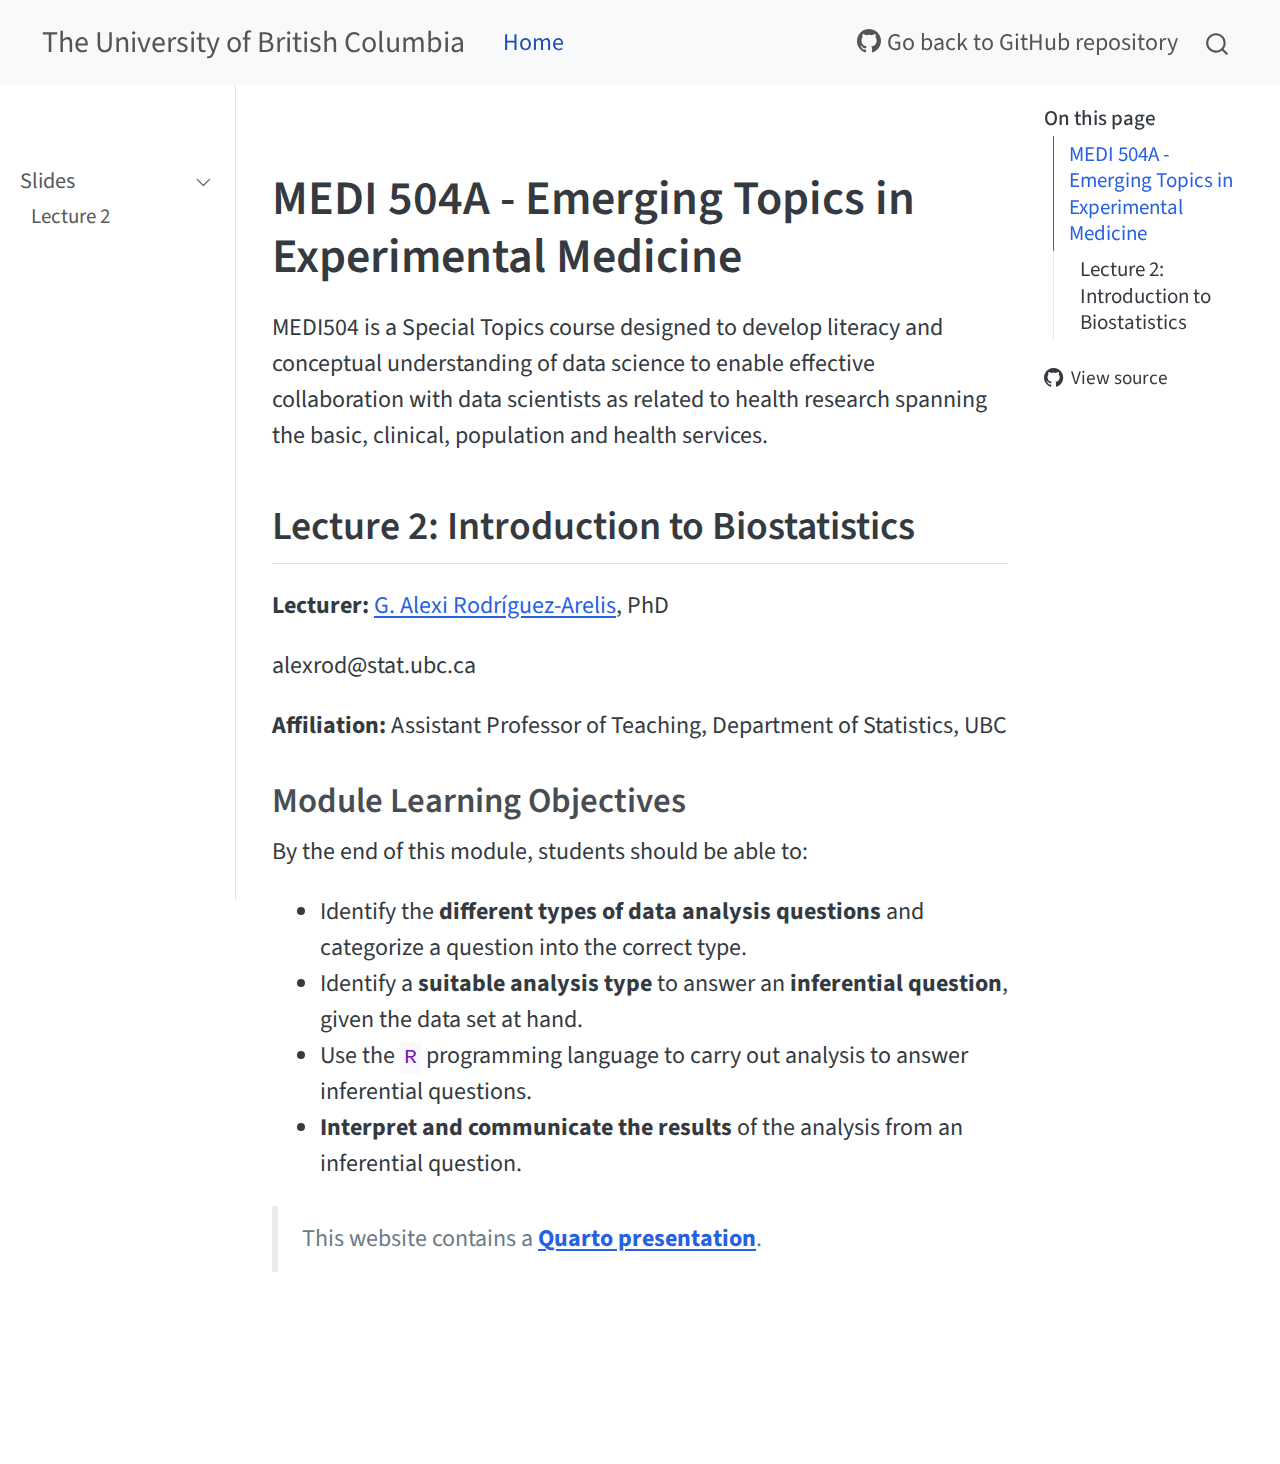
<file: docs/index.html>
<!DOCTYPE html>
<html xmlns="http://www.w3.org/1999/xhtml" lang="en" xml:lang="en"><head>

<meta charset="utf-8">
<meta name="generator" content="quarto-1.5.53">

<meta name="viewport" content="width=device-width, initial-scale=1.0, user-scalable=yes">


<title>The University of British Columbia</title>
<style>
code{white-space: pre-wrap;}
span.smallcaps{font-variant: small-caps;}
div.columns{display: flex; gap: min(4vw, 1.5em);}
div.column{flex: auto; overflow-x: auto;}
div.hanging-indent{margin-left: 1.5em; text-indent: -1.5em;}
ul.task-list{list-style: none;}
ul.task-list li input[type="checkbox"] {
  width: 0.8em;
  margin: 0 0.8em 0.2em -1em; /* quarto-specific, see https://github.com/quarto-dev/quarto-cli/issues/4556 */ 
  vertical-align: middle;
}
</style>


<script src="site_libs/quarto-nav/quarto-nav.js"></script>
<script src="site_libs/quarto-nav/headroom.min.js"></script>
<script src="site_libs/clipboard/clipboard.min.js"></script>
<script src="site_libs/quarto-search/autocomplete.umd.js"></script>
<script src="site_libs/quarto-search/fuse.min.js"></script>
<script src="site_libs/quarto-search/quarto-search.js"></script>
<meta name="quarto:offset" content="./">
<script src="site_libs/quarto-html/quarto.js"></script>
<script src="site_libs/quarto-html/popper.min.js"></script>
<script src="site_libs/quarto-html/tippy.umd.min.js"></script>
<script src="site_libs/quarto-html/anchor.min.js"></script>
<link href="site_libs/quarto-html/tippy.css" rel="stylesheet">
<link href="site_libs/quarto-html/quarto-syntax-highlighting.css" rel="stylesheet" id="quarto-text-highlighting-styles">
<script src="site_libs/bootstrap/bootstrap.min.js"></script>
<link href="site_libs/bootstrap/bootstrap-icons.css" rel="stylesheet">
<link href="site_libs/bootstrap/bootstrap.min.css" rel="stylesheet" id="quarto-bootstrap" data-mode="light">
<script id="quarto-search-options" type="application/json">{
  "location": "navbar",
  "copy-button": false,
  "collapse-after": 3,
  "panel-placement": "end",
  "type": "overlay",
  "limit": 50,
  "keyboard-shortcut": [
    "f",
    "/",
    "s"
  ],
  "show-item-context": false,
  "language": {
    "search-no-results-text": "No results",
    "search-matching-documents-text": "matching documents",
    "search-copy-link-title": "Copy link to search",
    "search-hide-matches-text": "Hide additional matches",
    "search-more-match-text": "more match in this document",
    "search-more-matches-text": "more matches in this document",
    "search-clear-button-title": "Clear",
    "search-text-placeholder": "",
    "search-detached-cancel-button-title": "Cancel",
    "search-submit-button-title": "Submit",
    "search-label": "Search"
  }
}</script>


<link rel="stylesheet" href="styles.css">
</head>

<body class="nav-sidebar docked nav-fixed">

<div id="quarto-search-results"></div>
  <header id="quarto-header" class="headroom fixed-top">
    <nav class="navbar navbar-expand-lg " data-bs-theme="dark">
      <div class="navbar-container container-fluid">
      <div class="navbar-brand-container mx-auto">
    <a class="navbar-brand" href="./index.html">
    <span class="navbar-title">The University of British Columbia</span>
    </a>
  </div>
            <div id="quarto-search" class="" title="Search"></div>
          <button class="navbar-toggler" type="button" data-bs-toggle="collapse" data-bs-target="#navbarCollapse" aria-controls="navbarCollapse" role="menu" aria-expanded="false" aria-label="Toggle navigation" onclick="if (window.quartoToggleHeadroom) { window.quartoToggleHeadroom(); }">
  <span class="navbar-toggler-icon"></span>
</button>
          <div class="collapse navbar-collapse" id="navbarCollapse">
            <ul class="navbar-nav navbar-nav-scroll me-auto">
  <li class="nav-item">
    <a class="nav-link active" href="./index.html" aria-current="page"> 
<span class="menu-text">Home</span></a>
  </li>  
</ul>
            <ul class="navbar-nav navbar-nav-scroll ms-auto">
  <li class="nav-item">
    <a class="nav-link" href="https://github.com/alexrod61/MEDI504-basic-biostats-2024"> <i class="bi bi-github" role="img" aria-label="GitHub">
</i> 
<span class="menu-text">Go back to GitHub repository</span></a>
  </li>  
</ul>
          </div> <!-- /navcollapse -->
            <div class="quarto-navbar-tools">
</div>
      </div> <!-- /container-fluid -->
    </nav>
  <nav class="quarto-secondary-nav">
    <div class="container-fluid d-flex">
      <button type="button" class="quarto-btn-toggle btn" data-bs-toggle="collapse" role="button" data-bs-target=".quarto-sidebar-collapse-item" aria-controls="quarto-sidebar" aria-expanded="false" aria-label="Toggle sidebar navigation" onclick="if (window.quartoToggleHeadroom) { window.quartoToggleHeadroom(); }">
        <i class="bi bi-layout-text-sidebar-reverse"></i>
      </button>
        <nav class="quarto-page-breadcrumbs" aria-label="breadcrumb"><ol class="breadcrumb"></ol></nav>
        <a class="flex-grow-1" role="navigation" data-bs-toggle="collapse" data-bs-target=".quarto-sidebar-collapse-item" aria-controls="quarto-sidebar" aria-expanded="false" aria-label="Toggle sidebar navigation" onclick="if (window.quartoToggleHeadroom) { window.quartoToggleHeadroom(); }">      
        </a>
      <button type="button" class="btn quarto-search-button" aria-label="Search" onclick="window.quartoOpenSearch();">
        <i class="bi bi-search"></i>
      </button>
    </div>
  </nav>
</header>
<!-- content -->
<div id="quarto-content" class="quarto-container page-columns page-rows-contents page-layout-article page-navbar">
<!-- sidebar -->
  <nav id="quarto-sidebar" class="sidebar collapse collapse-horizontal quarto-sidebar-collapse-item sidebar-navigation docked overflow-auto">
        <div class="mt-2 flex-shrink-0 align-items-center">
        <div class="sidebar-search">
        <div id="quarto-search" class="" title="Search"></div>
        </div>
        </div>
    <div class="sidebar-menu-container"> 
    <ul class="list-unstyled mt-1">
        <li class="sidebar-item sidebar-item-section">
      <div class="sidebar-item-container"> 
            <a class="sidebar-item-text sidebar-link text-start" data-bs-toggle="collapse" data-bs-target="#quarto-sidebar-section-1" role="navigation" aria-expanded="true">
 <span class="menu-text">Slides</span></a>
          <a class="sidebar-item-toggle text-start" data-bs-toggle="collapse" data-bs-target="#quarto-sidebar-section-1" role="navigation" aria-expanded="true" aria-label="Toggle section">
            <i class="bi bi-chevron-right ms-2"></i>
          </a> 
      </div>
      <ul id="quarto-sidebar-section-1" class="collapse list-unstyled sidebar-section depth1 show">  
          <li class="sidebar-item">
  <div class="sidebar-item-container"> 
  <a href="./slides/MEDI504-basic-biostats-2025.html" class="sidebar-item-text sidebar-link">
 <span class="menu-text">Lecture 2</span></a>
  </div>
</li>
      </ul>
  </li>
    </ul>
    </div>
</nav>
<div id="quarto-sidebar-glass" class="quarto-sidebar-collapse-item" data-bs-toggle="collapse" data-bs-target=".quarto-sidebar-collapse-item"></div>
<!-- margin-sidebar -->
    <div id="quarto-margin-sidebar" class="sidebar margin-sidebar">
        <nav id="TOC" role="doc-toc" class="toc-active">
    <h2 id="toc-title">On this page</h2>
   
  <ul>
  <li><a href="#medi-504a---emerging-topics-in-experimental-medicine" id="toc-medi-504a---emerging-topics-in-experimental-medicine" class="nav-link active" data-scroll-target="#medi-504a---emerging-topics-in-experimental-medicine">MEDI 504A - Emerging Topics in Experimental Medicine</a>
  <ul class="collapse">
  <li><a href="#lecture-2-introduction-to-biostatistics" id="toc-lecture-2-introduction-to-biostatistics" class="nav-link" data-scroll-target="#lecture-2-introduction-to-biostatistics">Lecture 2: Introduction to Biostatistics</a>
  <ul class="collapse">
  <li><a href="#module-learning-objectives" id="toc-module-learning-objectives" class="nav-link" data-scroll-target="#module-learning-objectives">Module Learning Objectives</a></li>
  </ul></li>
  </ul></li>
  </ul>
<div class="toc-actions"><ul><li><a href="https://github.com/alexrod61/MEDI504-basic-biostats-2024/blob/main/index.qmd" class="toc-action"><i class="bi bi-github"></i>View source</a></li></ul></div></nav>
    </div>
<!-- main -->
<main class="content" id="quarto-document-content">




<section id="medi-504a---emerging-topics-in-experimental-medicine" class="level1">
<h1>MEDI 504A - Emerging Topics in Experimental Medicine</h1>
<p>MEDI504 is a Special Topics course designed to develop literacy and conceptual understanding of data science to enable effective collaboration with data scientists as related to health research spanning the basic, clinical, population and health services.</p>
<section id="lecture-2-introduction-to-biostatistics" class="level2">
<h2 class="anchored" data-anchor-id="lecture-2-introduction-to-biostatistics">Lecture 2: Introduction to Biostatistics</h2>
<p><strong>Lecturer:</strong> <a href="https://alexrod.netlify.app">G. Alexi Rodríguez-Arelis</a>, PhD</p>
<p>alexrod@stat.ubc.ca</p>
<p><strong>Affiliation:</strong> Assistant Professor of Teaching, Department of Statistics, UBC</p>
<section id="module-learning-objectives" class="level3">
<h3 class="anchored" data-anchor-id="module-learning-objectives">Module Learning Objectives</h3>
<p>By the end of this module, students should be able to:</p>
<ul>
<li>Identify the <strong>different types of data analysis questions</strong> and categorize a question into the correct type.</li>
<li>Identify a <strong>suitable analysis type</strong> to answer an <strong>inferential question</strong>, given the data set at hand.</li>
<li>Use the <code>R</code> programming language to carry out analysis to answer inferential questions.</li>
<li><strong>Interpret and communicate the results</strong> of the analysis from an inferential question.</li>
</ul>
<blockquote class="blockquote">
<p>This website contains a <a href="https://alexrod61.github.io/MEDI504-basic-biostats-2025/slides/MEDI504-basic-biostats-2024.html#/title-slide"><strong>Quarto presentation</strong></a>.</p>
</blockquote>


</section>
</section>
</section>

</main> <!-- /main -->
<script id="quarto-html-after-body" type="application/javascript">
window.document.addEventListener("DOMContentLoaded", function (event) {
  const toggleBodyColorMode = (bsSheetEl) => {
    const mode = bsSheetEl.getAttribute("data-mode");
    const bodyEl = window.document.querySelector("body");
    if (mode === "dark") {
      bodyEl.classList.add("quarto-dark");
      bodyEl.classList.remove("quarto-light");
    } else {
      bodyEl.classList.add("quarto-light");
      bodyEl.classList.remove("quarto-dark");
    }
  }
  const toggleBodyColorPrimary = () => {
    const bsSheetEl = window.document.querySelector("link#quarto-bootstrap");
    if (bsSheetEl) {
      toggleBodyColorMode(bsSheetEl);
    }
  }
  toggleBodyColorPrimary();  
  const icon = "";
  const anchorJS = new window.AnchorJS();
  anchorJS.options = {
    placement: 'right',
    icon: icon
  };
  anchorJS.add('.anchored');
  const isCodeAnnotation = (el) => {
    for (const clz of el.classList) {
      if (clz.startsWith('code-annotation-')) {                     
        return true;
      }
    }
    return false;
  }
  const onCopySuccess = function(e) {
    // button target
    const button = e.trigger;
    // don't keep focus
    button.blur();
    // flash "checked"
    button.classList.add('code-copy-button-checked');
    var currentTitle = button.getAttribute("title");
    button.setAttribute("title", "Copied!");
    let tooltip;
    if (window.bootstrap) {
      button.setAttribute("data-bs-toggle", "tooltip");
      button.setAttribute("data-bs-placement", "left");
      button.setAttribute("data-bs-title", "Copied!");
      tooltip = new bootstrap.Tooltip(button, 
        { trigger: "manual", 
          customClass: "code-copy-button-tooltip",
          offset: [0, -8]});
      tooltip.show();    
    }
    setTimeout(function() {
      if (tooltip) {
        tooltip.hide();
        button.removeAttribute("data-bs-title");
        button.removeAttribute("data-bs-toggle");
        button.removeAttribute("data-bs-placement");
      }
      button.setAttribute("title", currentTitle);
      button.classList.remove('code-copy-button-checked');
    }, 1000);
    // clear code selection
    e.clearSelection();
  }
  const getTextToCopy = function(trigger) {
      const codeEl = trigger.previousElementSibling.cloneNode(true);
      for (const childEl of codeEl.children) {
        if (isCodeAnnotation(childEl)) {
          childEl.remove();
        }
      }
      return codeEl.innerText;
  }
  const clipboard = new window.ClipboardJS('.code-copy-button:not([data-in-quarto-modal])', {
    text: getTextToCopy
  });
  clipboard.on('success', onCopySuccess);
  if (window.document.getElementById('quarto-embedded-source-code-modal')) {
    // For code content inside modals, clipBoardJS needs to be initialized with a container option
    // TODO: Check when it could be a function (https://github.com/zenorocha/clipboard.js/issues/860)
    const clipboardModal = new window.ClipboardJS('.code-copy-button[data-in-quarto-modal]', {
      text: getTextToCopy,
      container: window.document.getElementById('quarto-embedded-source-code-modal')
    });
    clipboardModal.on('success', onCopySuccess);
  }
    var localhostRegex = new RegExp(/^(?:http|https):\/\/localhost\:?[0-9]*\//);
    var mailtoRegex = new RegExp(/^mailto:/);
      var filterRegex = new RegExp('/' + window.location.host + '/');
    var isInternal = (href) => {
        return filterRegex.test(href) || localhostRegex.test(href) || mailtoRegex.test(href);
    }
    // Inspect non-navigation links and adorn them if external
 	var links = window.document.querySelectorAll('a[href]:not(.nav-link):not(.navbar-brand):not(.toc-action):not(.sidebar-link):not(.sidebar-item-toggle):not(.pagination-link):not(.no-external):not([aria-hidden]):not(.dropdown-item):not(.quarto-navigation-tool):not(.about-link)');
    for (var i=0; i<links.length; i++) {
      const link = links[i];
      if (!isInternal(link.href)) {
        // undo the damage that might have been done by quarto-nav.js in the case of
        // links that we want to consider external
        if (link.dataset.originalHref !== undefined) {
          link.href = link.dataset.originalHref;
        }
      }
    }
  function tippyHover(el, contentFn, onTriggerFn, onUntriggerFn) {
    const config = {
      allowHTML: true,
      maxWidth: 500,
      delay: 100,
      arrow: false,
      appendTo: function(el) {
          return el.parentElement;
      },
      interactive: true,
      interactiveBorder: 10,
      theme: 'quarto',
      placement: 'bottom-start',
    };
    if (contentFn) {
      config.content = contentFn;
    }
    if (onTriggerFn) {
      config.onTrigger = onTriggerFn;
    }
    if (onUntriggerFn) {
      config.onUntrigger = onUntriggerFn;
    }
    window.tippy(el, config); 
  }
  const noterefs = window.document.querySelectorAll('a[role="doc-noteref"]');
  for (var i=0; i<noterefs.length; i++) {
    const ref = noterefs[i];
    tippyHover(ref, function() {
      // use id or data attribute instead here
      let href = ref.getAttribute('data-footnote-href') || ref.getAttribute('href');
      try { href = new URL(href).hash; } catch {}
      const id = href.replace(/^#\/?/, "");
      const note = window.document.getElementById(id);
      if (note) {
        return note.innerHTML;
      } else {
        return "";
      }
    });
  }
  const xrefs = window.document.querySelectorAll('a.quarto-xref');
  const processXRef = (id, note) => {
    // Strip column container classes
    const stripColumnClz = (el) => {
      el.classList.remove("page-full", "page-columns");
      if (el.children) {
        for (const child of el.children) {
          stripColumnClz(child);
        }
      }
    }
    stripColumnClz(note)
    if (id === null || id.startsWith('sec-')) {
      // Special case sections, only their first couple elements
      const container = document.createElement("div");
      if (note.children && note.children.length > 2) {
        container.appendChild(note.children[0].cloneNode(true));
        for (let i = 1; i < note.children.length; i++) {
          const child = note.children[i];
          if (child.tagName === "P" && child.innerText === "") {
            continue;
          } else {
            container.appendChild(child.cloneNode(true));
            break;
          }
        }
        if (window.Quarto?.typesetMath) {
          window.Quarto.typesetMath(container);
        }
        return container.innerHTML
      } else {
        if (window.Quarto?.typesetMath) {
          window.Quarto.typesetMath(note);
        }
        return note.innerHTML;
      }
    } else {
      // Remove any anchor links if they are present
      const anchorLink = note.querySelector('a.anchorjs-link');
      if (anchorLink) {
        anchorLink.remove();
      }
      if (window.Quarto?.typesetMath) {
        window.Quarto.typesetMath(note);
      }
      // TODO in 1.5, we should make sure this works without a callout special case
      if (note.classList.contains("callout")) {
        return note.outerHTML;
      } else {
        return note.innerHTML;
      }
    }
  }
  for (var i=0; i<xrefs.length; i++) {
    const xref = xrefs[i];
    tippyHover(xref, undefined, function(instance) {
      instance.disable();
      let url = xref.getAttribute('href');
      let hash = undefined; 
      if (url.startsWith('#')) {
        hash = url;
      } else {
        try { hash = new URL(url).hash; } catch {}
      }
      if (hash) {
        const id = hash.replace(/^#\/?/, "");
        const note = window.document.getElementById(id);
        if (note !== null) {
          try {
            const html = processXRef(id, note.cloneNode(true));
            instance.setContent(html);
          } finally {
            instance.enable();
            instance.show();
          }
        } else {
          // See if we can fetch this
          fetch(url.split('#')[0])
          .then(res => res.text())
          .then(html => {
            const parser = new DOMParser();
            const htmlDoc = parser.parseFromString(html, "text/html");
            const note = htmlDoc.getElementById(id);
            if (note !== null) {
              const html = processXRef(id, note);
              instance.setContent(html);
            } 
          }).finally(() => {
            instance.enable();
            instance.show();
          });
        }
      } else {
        // See if we can fetch a full url (with no hash to target)
        // This is a special case and we should probably do some content thinning / targeting
        fetch(url)
        .then(res => res.text())
        .then(html => {
          const parser = new DOMParser();
          const htmlDoc = parser.parseFromString(html, "text/html");
          const note = htmlDoc.querySelector('main.content');
          if (note !== null) {
            // This should only happen for chapter cross references
            // (since there is no id in the URL)
            // remove the first header
            if (note.children.length > 0 && note.children[0].tagName === "HEADER") {
              note.children[0].remove();
            }
            const html = processXRef(null, note);
            instance.setContent(html);
          } 
        }).finally(() => {
          instance.enable();
          instance.show();
        });
      }
    }, function(instance) {
    });
  }
      let selectedAnnoteEl;
      const selectorForAnnotation = ( cell, annotation) => {
        let cellAttr = 'data-code-cell="' + cell + '"';
        let lineAttr = 'data-code-annotation="' +  annotation + '"';
        const selector = 'span[' + cellAttr + '][' + lineAttr + ']';
        return selector;
      }
      const selectCodeLines = (annoteEl) => {
        const doc = window.document;
        const targetCell = annoteEl.getAttribute("data-target-cell");
        const targetAnnotation = annoteEl.getAttribute("data-target-annotation");
        const annoteSpan = window.document.querySelector(selectorForAnnotation(targetCell, targetAnnotation));
        const lines = annoteSpan.getAttribute("data-code-lines").split(",");
        const lineIds = lines.map((line) => {
          return targetCell + "-" + line;
        })
        let top = null;
        let height = null;
        let parent = null;
        if (lineIds.length > 0) {
            //compute the position of the single el (top and bottom and make a div)
            const el = window.document.getElementById(lineIds[0]);
            top = el.offsetTop;
            height = el.offsetHeight;
            parent = el.parentElement.parentElement;
          if (lineIds.length > 1) {
            const lastEl = window.document.getElementById(lineIds[lineIds.length - 1]);
            const bottom = lastEl.offsetTop + lastEl.offsetHeight;
            height = bottom - top;
          }
          if (top !== null && height !== null && parent !== null) {
            // cook up a div (if necessary) and position it 
            let div = window.document.getElementById("code-annotation-line-highlight");
            if (div === null) {
              div = window.document.createElement("div");
              div.setAttribute("id", "code-annotation-line-highlight");
              div.style.position = 'absolute';
              parent.appendChild(div);
            }
            div.style.top = top - 2 + "px";
            div.style.height = height + 4 + "px";
            div.style.left = 0;
            let gutterDiv = window.document.getElementById("code-annotation-line-highlight-gutter");
            if (gutterDiv === null) {
              gutterDiv = window.document.createElement("div");
              gutterDiv.setAttribute("id", "code-annotation-line-highlight-gutter");
              gutterDiv.style.position = 'absolute';
              const codeCell = window.document.getElementById(targetCell);
              const gutter = codeCell.querySelector('.code-annotation-gutter');
              gutter.appendChild(gutterDiv);
            }
            gutterDiv.style.top = top - 2 + "px";
            gutterDiv.style.height = height + 4 + "px";
          }
          selectedAnnoteEl = annoteEl;
        }
      };
      const unselectCodeLines = () => {
        const elementsIds = ["code-annotation-line-highlight", "code-annotation-line-highlight-gutter"];
        elementsIds.forEach((elId) => {
          const div = window.document.getElementById(elId);
          if (div) {
            div.remove();
          }
        });
        selectedAnnoteEl = undefined;
      };
        // Handle positioning of the toggle
    window.addEventListener(
      "resize",
      throttle(() => {
        elRect = undefined;
        if (selectedAnnoteEl) {
          selectCodeLines(selectedAnnoteEl);
        }
      }, 10)
    );
    function throttle(fn, ms) {
    let throttle = false;
    let timer;
      return (...args) => {
        if(!throttle) { // first call gets through
            fn.apply(this, args);
            throttle = true;
        } else { // all the others get throttled
            if(timer) clearTimeout(timer); // cancel #2
            timer = setTimeout(() => {
              fn.apply(this, args);
              timer = throttle = false;
            }, ms);
        }
      };
    }
      // Attach click handler to the DT
      const annoteDls = window.document.querySelectorAll('dt[data-target-cell]');
      for (const annoteDlNode of annoteDls) {
        annoteDlNode.addEventListener('click', (event) => {
          const clickedEl = event.target;
          if (clickedEl !== selectedAnnoteEl) {
            unselectCodeLines();
            const activeEl = window.document.querySelector('dt[data-target-cell].code-annotation-active');
            if (activeEl) {
              activeEl.classList.remove('code-annotation-active');
            }
            selectCodeLines(clickedEl);
            clickedEl.classList.add('code-annotation-active');
          } else {
            // Unselect the line
            unselectCodeLines();
            clickedEl.classList.remove('code-annotation-active');
          }
        });
      }
  const findCites = (el) => {
    const parentEl = el.parentElement;
    if (parentEl) {
      const cites = parentEl.dataset.cites;
      if (cites) {
        return {
          el,
          cites: cites.split(' ')
        };
      } else {
        return findCites(el.parentElement)
      }
    } else {
      return undefined;
    }
  };
  var bibliorefs = window.document.querySelectorAll('a[role="doc-biblioref"]');
  for (var i=0; i<bibliorefs.length; i++) {
    const ref = bibliorefs[i];
    const citeInfo = findCites(ref);
    if (citeInfo) {
      tippyHover(citeInfo.el, function() {
        var popup = window.document.createElement('div');
        citeInfo.cites.forEach(function(cite) {
          var citeDiv = window.document.createElement('div');
          citeDiv.classList.add('hanging-indent');
          citeDiv.classList.add('csl-entry');
          var biblioDiv = window.document.getElementById('ref-' + cite);
          if (biblioDiv) {
            citeDiv.innerHTML = biblioDiv.innerHTML;
          }
          popup.appendChild(citeDiv);
        });
        return popup.innerHTML;
      });
    }
  }
});
</script>
</div> <!-- /content -->




<footer class="footer"><div class="nav-footer"><div class="nav-footer-center"><div class="toc-actions d-sm-block d-md-none"><ul><li><a href="https://github.com/alexrod61/MEDI504-basic-biostats-2024/blob/main/index.qmd" class="toc-action"><i class="bi bi-github"></i>View source</a></li></ul></div></div></div></footer></body></html>
</file>
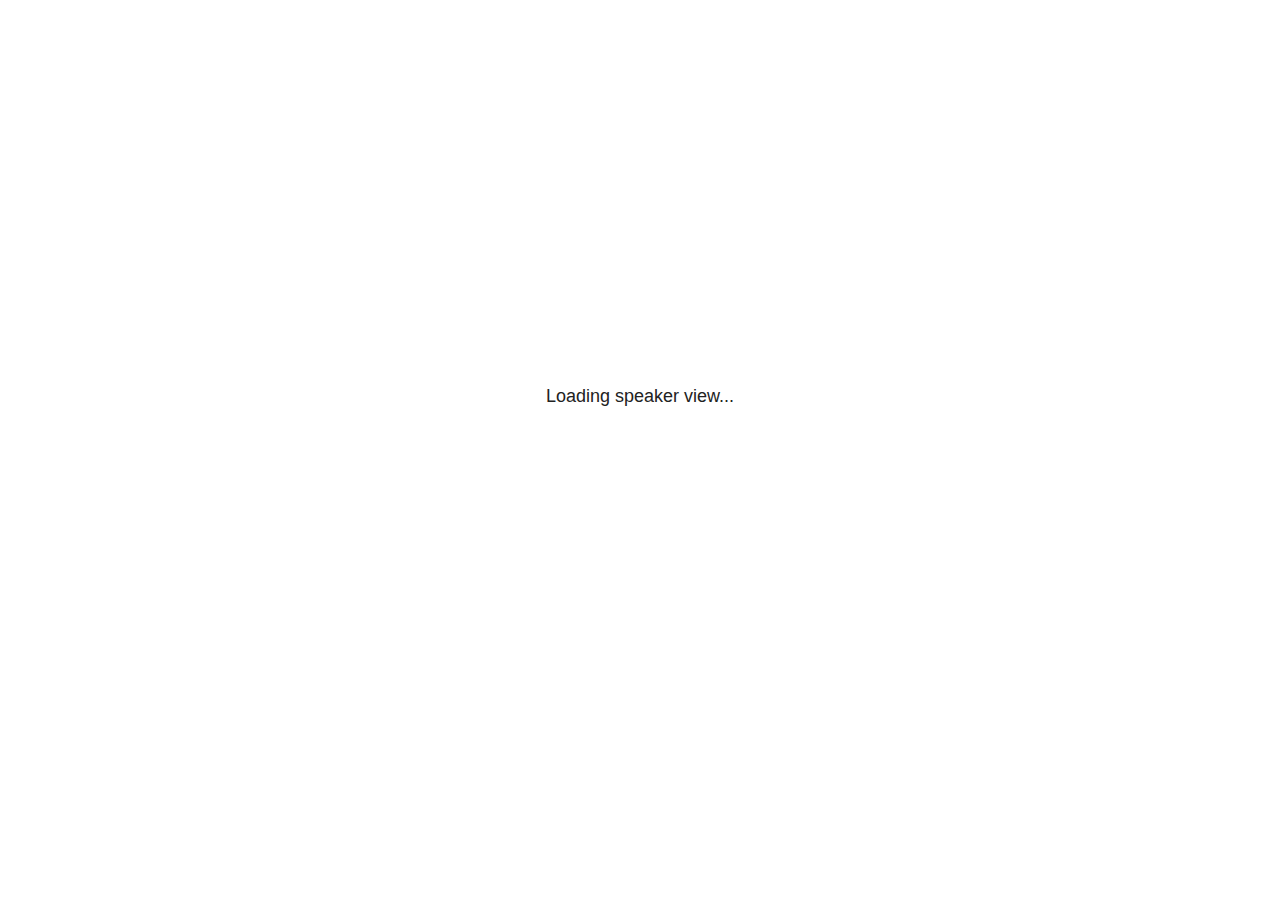
<file: docs/site_libs/revealjs/plugin/notes/speaker-view.html>
<!--
	NOTE: You need to build the notes plugin after making changes to this file.
-->
<html lang="en">
	<head>
		<meta charset="utf-8">

		<title>reveal.js - Speaker View</title>

		<style>
			body {
				font-family: Helvetica;
				font-size: 18px;
			}

			#current-slide,
			#upcoming-slide,
			#speaker-controls {
				padding: 6px;
				box-sizing: border-box;
				-moz-box-sizing: border-box;
			}

			#current-slide iframe,
			#upcoming-slide iframe {
				width: 100%;
				height: 100%;
				border: 1px solid #ddd;
			}

			#current-slide .label,
			#upcoming-slide .label {
				position: absolute;
				top: 10px;
				left: 10px;
				z-index: 2;
			}

			#connection-status {
				position: absolute;
				top: 0;
				left: 0;
				width: 100%;
				height: 100%;
				z-index: 20;
				padding: 30% 20% 20% 20%;
				font-size: 18px;
				color: #222;
				background: #fff;
				text-align: center;
				box-sizing: border-box;
				line-height: 1.4;
			}

			.overlay-element {
				height: 34px;
				line-height: 34px;
				padding: 0 10px;
				text-shadow: none;
				background: rgba( 220, 220, 220, 0.8 );
				color: #222;
				font-size: 14px;
			}

			.overlay-element.interactive:hover {
				background: rgba( 220, 220, 220, 1 );
			}

			#current-slide {
				position: absolute;
				width: 60%;
				height: 100%;
				top: 0;
				left: 0;
				padding-right: 0;
			}

			#upcoming-slide {
				position: absolute;
				width: 40%;
				height: 40%;
				right: 0;
				top: 0;
			}

			/* Speaker controls */
			#speaker-controls {
				position: absolute;
				top: 40%;
				right: 0;
				width: 40%;
				height: 60%;
				overflow: auto;
				font-size: 18px;
			}

				.speaker-controls-time.hidden,
				.speaker-controls-notes.hidden {
					display: none;
				}

				.speaker-controls-time .label,
				.speaker-controls-pace .label,
				.speaker-controls-notes .label {
					text-transform: uppercase;
					font-weight: normal;
					font-size: 0.66em;
					color: #666;
					margin: 0;
				}

				.speaker-controls-time, .speaker-controls-pace {
					border-bottom: 1px solid rgba( 200, 200, 200, 0.5 );
					margin-bottom: 10px;
					padding: 10px 16px;
					padding-bottom: 20px;
					cursor: pointer;
				}

				.speaker-controls-time .reset-button {
					opacity: 0;
					float: right;
					color: #666;
					text-decoration: none;
				}
				.speaker-controls-time:hover .reset-button {
					opacity: 1;
				}

				.speaker-controls-time .timer,
				.speaker-controls-time .clock {
					width: 50%;
				}

				.speaker-controls-time .timer,
				.speaker-controls-time .clock,
				.speaker-controls-time .pacing .hours-value,
				.speaker-controls-time .pacing .minutes-value,
				.speaker-controls-time .pacing .seconds-value {
					font-size: 1.9em;
				}

				.speaker-controls-time .timer {
					float: left;
				}

				.speaker-controls-time .clock {
					float: right;
					text-align: right;
				}

				.speaker-controls-time span.mute {
					opacity: 0.3;
				}

				.speaker-controls-time .pacing-title {
					margin-top: 5px;
				}

				.speaker-controls-time .pacing.ahead {
					color: blue;
				}

				.speaker-controls-time .pacing.on-track {
					color: green;
				}

				.speaker-controls-time .pacing.behind {
					color: red;
				}

				.speaker-controls-notes {
					padding: 10px 16px;
				}

				.speaker-controls-notes .value {
					margin-top: 5px;
					line-height: 1.4;
					font-size: 1.2em;
				}

			/* Layout selector */
			#speaker-layout {
				position: absolute;
				top: 10px;
				right: 10px;
				color: #222;
				z-index: 10;
			}
				#speaker-layout select {
					position: absolute;
					width: 100%;
					height: 100%;
					top: 0;
					left: 0;
					border: 0;
					box-shadow: 0;
					cursor: pointer;
					opacity: 0;

					font-size: 1em;
					background-color: transparent;

					-moz-appearance: none;
					-webkit-appearance: none;
					-webkit-tap-highlight-color: rgba(0, 0, 0, 0);
				}

				#speaker-layout select:focus {
					outline: none;
					box-shadow: none;
				}

			.clear {
				clear: both;
			}

			/* Speaker layout: Wide */
			body[data-speaker-layout="wide"] #current-slide,
			body[data-speaker-layout="wide"] #upcoming-slide {
				width: 50%;
				height: 45%;
				padding: 6px;
			}

			body[data-speaker-layout="wide"] #current-slide {
				top: 0;
				left: 0;
			}

			body[data-speaker-layout="wide"] #upcoming-slide {
				top: 0;
				left: 50%;
			}

			body[data-speaker-layout="wide"] #speaker-controls {
				top: 45%;
				left: 0;
				width: 100%;
				height: 50%;
				font-size: 1.25em;
			}

			/* Speaker layout: Tall */
			body[data-speaker-layout="tall"] #current-slide,
			body[data-speaker-layout="tall"] #upcoming-slide {
				width: 45%;
				height: 50%;
				padding: 6px;
			}

			body[data-speaker-layout="tall"] #current-slide {
				top: 0;
				left: 0;
			}

			body[data-speaker-layout="tall"] #upcoming-slide {
				top: 50%;
				left: 0;
			}

			body[data-speaker-layout="tall"] #speaker-controls {
				padding-top: 40px;
				top: 0;
				left: 45%;
				width: 55%;
				height: 100%;
				font-size: 1.25em;
			}

			/* Speaker layout: Notes only */
			body[data-speaker-layout="notes-only"] #current-slide,
			body[data-speaker-layout="notes-only"] #upcoming-slide {
				display: none;
			}

			body[data-speaker-layout="notes-only"] #speaker-controls {
				padding-top: 40px;
				top: 0;
				left: 0;
				width: 100%;
				height: 100%;
				font-size: 1.25em;
			}

			@media screen and (max-width: 1080px) {
				body[data-speaker-layout="default"] #speaker-controls {
					font-size: 16px;
				}
			}

			@media screen and (max-width: 900px) {
				body[data-speaker-layout="default"] #speaker-controls {
					font-size: 14px;
				}
			}

			@media screen and (max-width: 800px) {
				body[data-speaker-layout="default"] #speaker-controls {
					font-size: 12px;
				}
			}

		</style>
	</head>

	<body>

		<div id="connection-status">Loading speaker view...</div>

		<div id="current-slide"></div>
		<div id="upcoming-slide"><span class="overlay-element label">Upcoming</span></div>
		<div id="speaker-controls">
			<div class="speaker-controls-time">
				<h4 class="label">Time <span class="reset-button">Click to Reset</span></h4>
				<div class="clock">
					<span class="clock-value">0:00 AM</span>
				</div>
				<div class="timer">
					<span class="hours-value">00</span><span class="minutes-value">:00</span><span class="seconds-value">:00</span>
				</div>
				<div class="clear"></div>

				<h4 class="label pacing-title" style="display: none">Pacing – Time to finish current slide</h4>
				<div class="pacing" style="display: none">
					<span class="hours-value">00</span><span class="minutes-value">:00</span><span class="seconds-value">:00</span>
				</div>
			</div>

			<div class="speaker-controls-notes hidden">
				<h4 class="label">Notes</h4>
				<div class="value"></div>
			</div>
		</div>
		<div id="speaker-layout" class="overlay-element interactive">
			<span class="speaker-layout-label"></span>
			<select class="speaker-layout-dropdown"></select>
		</div>

		<script>

			(function() {

				var notes,
					notesValue,
					currentState,
					currentSlide,
					upcomingSlide,
					layoutLabel,
					layoutDropdown,
					pendingCalls = {},
					lastRevealApiCallId = 0,
					connected = false,
					whitelistedWindows = [window.opener];

				var SPEAKER_LAYOUTS = {
					'default': 'Default',
					'wide': 'Wide',
					'tall': 'Tall',
					'notes-only': 'Notes only'
				};

				setupLayout();

				var connectionStatus = document.querySelector( '#connection-status' );
				var connectionTimeout = setTimeout( function() {
					connectionStatus.innerHTML = 'Error connecting to main window.<br>Please try closing and reopening the speaker view.';
				}, 5000 );
;
				window.addEventListener( 'message', function( event ) {

					// Validate the origin of this message to prevent XSS
					if( window.location.origin !== event.origin && whitelistedWindows.indexOf( event.source ) === -1 ) {
						return;
					}

					clearTimeout( connectionTimeout );
					connectionStatus.style.display = 'none';

					var data = JSON.parse( event.data );

					// The overview mode is only useful to the reveal.js instance
					// where navigation occurs so we don't sync it
					if( data.state ) delete data.state.overview;

					// Messages sent by the notes plugin inside of the main window
					if( data && data.namespace === 'reveal-notes' ) {
						if( data.type === 'connect' ) {
							handleConnectMessage( data );
						}
						else if( data.type === 'state' ) {
							handleStateMessage( data );
						}
						else if( data.type === 'return' ) {
							pendingCalls[data.callId](data.result);
							delete pendingCalls[data.callId];
						}
					}
					// Messages sent by the reveal.js inside of the current slide preview
					else if( data && data.namespace === 'reveal' ) {
						if( /ready/.test( data.eventName ) ) {
							// Send a message back to notify that the handshake is complete
							window.opener.postMessage( JSON.stringify({ namespace: 'reveal-notes', type: 'connected'} ), '*' );
						}
						else if( /slidechanged|fragmentshown|fragmenthidden|paused|resumed/.test( data.eventName ) && currentState !== JSON.stringify( data.state ) ) {

							dispatchStateToMainWindow( data.state );

						}
					}

				} );

				/**
				 * Updates the presentation in the main window to match the state
				 * of the presentation in the notes window.
				 */
				const dispatchStateToMainWindow = debounce(( state ) => {
					window.opener.postMessage( JSON.stringify({ method: 'setState', args: [ state ]} ), '*' );
				}, 500);

				/**
				 * Asynchronously calls the Reveal.js API of the main frame.
				 */
				function callRevealApi( methodName, methodArguments, callback ) {

					var callId = ++lastRevealApiCallId;
					pendingCalls[callId] = callback;
					window.opener.postMessage( JSON.stringify( {
						namespace: 'reveal-notes',
						type: 'call',
						callId: callId,
						methodName: methodName,
						arguments: methodArguments
					} ), '*' );

				}

				/**
				 * Called when the main window is trying to establish a
				 * connection.
				 */
				function handleConnectMessage( data ) {

					if( connected === false ) {
						connected = true;

						setupIframes( data );
						setupKeyboard();
						setupNotes();
						setupTimer();
						setupHeartbeat();
					}

				}

				/**
				 * Called when the main window sends an updated state.
				 */
				function handleStateMessage( data ) {

					// Store the most recently set state to avoid circular loops
					// applying the same state
					currentState = JSON.stringify( data.state );

					// No need for updating the notes in case of fragment changes
					if ( data.notes ) {
						notes.classList.remove( 'hidden' );
						notesValue.style.whiteSpace = data.whitespace;
						if( data.markdown ) {
							notesValue.innerHTML = marked( data.notes );
						}
						else {
							notesValue.innerHTML = data.notes;
						}
					}
					else {
						notes.classList.add( 'hidden' );
					}

					// Update the note slides
					currentSlide.contentWindow.postMessage( JSON.stringify({ method: 'setState', args: [ data.state ] }), '*' );
					upcomingSlide.contentWindow.postMessage( JSON.stringify({ method: 'setState', args: [ data.state ] }), '*' );
					upcomingSlide.contentWindow.postMessage( JSON.stringify({ method: 'next' }), '*' );

				}

				// Limit to max one state update per X ms
				handleStateMessage = debounce( handleStateMessage, 200 );

				/**
				 * Forward keyboard events to the current slide window.
				 * This enables keyboard events to work even if focus
				 * isn't set on the current slide iframe.
				 *
				 * Block F5 default handling, it reloads and disconnects
				 * the speaker notes window.
				 */
				function setupKeyboard() {

					document.addEventListener( 'keydown', function( event ) {
						if( event.keyCode === 116 || ( event.metaKey && event.keyCode === 82 ) ) {
							event.preventDefault();
							return false;
						}
						currentSlide.contentWindow.postMessage( JSON.stringify({ method: 'triggerKey', args: [ event.keyCode ] }), '*' );
					} );

				}

				/**
				 * Creates the preview iframes.
				 */
				function setupIframes( data ) {

					var params = [
						'receiver',
						'progress=false',
						'history=false',
						'transition=none',
						'autoSlide=0',
						'backgroundTransition=none'
					].join( '&' );

					var urlSeparator = /\?/.test(data.url) ? '&' : '?';
					var hash = '#/' + data.state.indexh + '/' + data.state.indexv;
					var currentURL = data.url + urlSeparator + params + '&postMessageEvents=true' + hash;
					var upcomingURL = data.url + urlSeparator + params + '&controls=false' + hash;

					currentSlide = document.createElement( 'iframe' );
					currentSlide.setAttribute( 'width', 1280 );
					currentSlide.setAttribute( 'height', 1024 );
					currentSlide.setAttribute( 'src', currentURL );
					document.querySelector( '#current-slide' ).appendChild( currentSlide );

					upcomingSlide = document.createElement( 'iframe' );
					upcomingSlide.setAttribute( 'width', 640 );
					upcomingSlide.setAttribute( 'height', 512 );
					upcomingSlide.setAttribute( 'src', upcomingURL );
					document.querySelector( '#upcoming-slide' ).appendChild( upcomingSlide );

					whitelistedWindows.push( currentSlide.contentWindow, upcomingSlide.contentWindow );

				}

				/**
				 * Setup the notes UI.
				 */
				function setupNotes() {

					notes = document.querySelector( '.speaker-controls-notes' );
					notesValue = document.querySelector( '.speaker-controls-notes .value' );

				}

				/**
				 * We send out a heartbeat at all times to ensure we can
				 * reconnect with the main presentation window after reloads.
				 */
				function setupHeartbeat() {

					setInterval( () => {
						window.opener.postMessage( JSON.stringify({ namespace: 'reveal-notes', type: 'heartbeat'} ), '*' );
					}, 1000 );

				}

				function getTimings( callback ) {

					callRevealApi( 'getSlidesAttributes', [], function ( slideAttributes ) {
						callRevealApi( 'getConfig', [], function ( config ) {
							var totalTime = config.totalTime;
							var minTimePerSlide = config.minimumTimePerSlide || 0;
							var defaultTiming = config.defaultTiming;
							if ((defaultTiming == null) && (totalTime == null)) {
								callback(null);
								return;
							}
							// Setting totalTime overrides defaultTiming
							if (totalTime) {
								defaultTiming = 0;
							}
							var timings = [];
							for ( var i in slideAttributes ) {
								var slide = slideAttributes[ i ];
								var timing = defaultTiming;
								if( slide.hasOwnProperty( 'data-timing' )) {
									var t = slide[ 'data-timing' ];
									timing = parseInt(t);
									if( isNaN(timing) ) {
										console.warn("Could not parse timing '" + t + "' of slide " + i + "; using default of " + defaultTiming);
										timing = defaultTiming;
									}
								}
								timings.push(timing);
							}
							if ( totalTime ) {
								// After we've allocated time to individual slides, we summarize it and
								// subtract it from the total time
								var remainingTime = totalTime - timings.reduce( function(a, b) { return a + b; }, 0 );
								// The remaining time is divided by the number of slides that have 0 seconds
								// allocated at the moment, giving the average time-per-slide on the remaining slides
								var remainingSlides = (timings.filter( function(x) { return x == 0 }) ).length
								var timePerSlide = Math.round( remainingTime / remainingSlides, 0 )
								// And now we replace every zero-value timing with that average
								timings = timings.map( function(x) { return (x==0 ? timePerSlide : x) } );
							}
							var slidesUnderMinimum = timings.filter( function(x) { return (x < minTimePerSlide) } ).length
							if ( slidesUnderMinimum ) {
								message = "The pacing time for " + slidesUnderMinimum + " slide(s) is under the configured minimum of " + minTimePerSlide + " seconds. Check the data-timing attribute on individual slides, or consider increasing the totalTime or minimumTimePerSlide configuration options (or removing some slides).";
								alert(message);
							}
							callback( timings );
						} );
					} );

				}

				/**
				 * Return the number of seconds allocated for presenting
				 * all slides up to and including this one.
				 */
				function getTimeAllocated( timings, callback ) {

					callRevealApi( 'getSlidePastCount', [], function ( currentSlide ) {
						var allocated = 0;
						for (var i in timings.slice(0, currentSlide + 1)) {
							allocated += timings[i];
						}
						callback( allocated );
					} );

				}

				/**
				 * Create the timer and clock and start updating them
				 * at an interval.
				 */
				function setupTimer() {

					var start = new Date(),
					timeEl = document.querySelector( '.speaker-controls-time' ),
					clockEl = timeEl.querySelector( '.clock-value' ),
					hoursEl = timeEl.querySelector( '.hours-value' ),
					minutesEl = timeEl.querySelector( '.minutes-value' ),
					secondsEl = timeEl.querySelector( '.seconds-value' ),
					pacingTitleEl = timeEl.querySelector( '.pacing-title' ),
					pacingEl = timeEl.querySelector( '.pacing' ),
					pacingHoursEl = pacingEl.querySelector( '.hours-value' ),
					pacingMinutesEl = pacingEl.querySelector( '.minutes-value' ),
					pacingSecondsEl = pacingEl.querySelector( '.seconds-value' );

					var timings = null;
					getTimings( function ( _timings ) {

						timings = _timings;
						if (_timings !== null) {
							pacingTitleEl.style.removeProperty('display');
							pacingEl.style.removeProperty('display');
						}

						// Update once directly
						_updateTimer();

						// Then update every second
						setInterval( _updateTimer, 1000 );

					} );


					function _resetTimer() {

						if (timings == null) {
							start = new Date();
							_updateTimer();
						}
						else {
							// Reset timer to beginning of current slide
							getTimeAllocated( timings, function ( slideEndTimingSeconds ) {
								var slideEndTiming = slideEndTimingSeconds * 1000;
								callRevealApi( 'getSlidePastCount', [], function ( currentSlide ) {
									var currentSlideTiming = timings[currentSlide] * 1000;
									var previousSlidesTiming = slideEndTiming - currentSlideTiming;
									var now = new Date();
									start = new Date(now.getTime() - previousSlidesTiming);
									_updateTimer();
								} );
							} );
						}

					}

					timeEl.addEventListener( 'click', function() {
						_resetTimer();
						return false;
					} );

					function _displayTime( hrEl, minEl, secEl, time) {

						var sign = Math.sign(time) == -1 ? "-" : "";
						time = Math.abs(Math.round(time / 1000));
						var seconds = time % 60;
						var minutes = Math.floor( time / 60 ) % 60 ;
						var hours = Math.floor( time / ( 60 * 60 )) ;
						hrEl.innerHTML = sign + zeroPadInteger( hours );
						if (hours == 0) {
							hrEl.classList.add( 'mute' );
						}
						else {
							hrEl.classList.remove( 'mute' );
						}
						minEl.innerHTML = ':' + zeroPadInteger( minutes );
						if (hours == 0 && minutes == 0) {
							minEl.classList.add( 'mute' );
						}
						else {
							minEl.classList.remove( 'mute' );
						}
						secEl.innerHTML = ':' + zeroPadInteger( seconds );
					}

					function _updateTimer() {

						var diff, hours, minutes, seconds,
						now = new Date();

						diff = now.getTime() - start.getTime();

						clockEl.innerHTML = now.toLocaleTimeString( 'en-US', { hour12: true, hour: '2-digit', minute:'2-digit' } );
						_displayTime( hoursEl, minutesEl, secondsEl, diff );
						if (timings !== null) {
							_updatePacing(diff);
						}

					}

					function _updatePacing(diff) {

						getTimeAllocated( timings, function ( slideEndTimingSeconds ) {
							var slideEndTiming = slideEndTimingSeconds * 1000;

							callRevealApi( 'getSlidePastCount', [], function ( currentSlide ) {
								var currentSlideTiming = timings[currentSlide] * 1000;
								var timeLeftCurrentSlide = slideEndTiming - diff;
								if (timeLeftCurrentSlide < 0) {
									pacingEl.className = 'pacing behind';
								}
								else if (timeLeftCurrentSlide < currentSlideTiming) {
									pacingEl.className = 'pacing on-track';
								}
								else {
									pacingEl.className = 'pacing ahead';
								}
								_displayTime( pacingHoursEl, pacingMinutesEl, pacingSecondsEl, timeLeftCurrentSlide );
							} );
						} );
					}

				}

				/**
				 * Sets up the speaker view layout and layout selector.
				 */
				function setupLayout() {

					layoutDropdown = document.querySelector( '.speaker-layout-dropdown' );
					layoutLabel = document.querySelector( '.speaker-layout-label' );

					// Render the list of available layouts
					for( var id in SPEAKER_LAYOUTS ) {
						var option = document.createElement( 'option' );
						option.setAttribute( 'value', id );
						option.textContent = SPEAKER_LAYOUTS[ id ];
						layoutDropdown.appendChild( option );
					}

					// Monitor the dropdown for changes
					layoutDropdown.addEventListener( 'change', function( event ) {

						setLayout( layoutDropdown.value );

					}, false );

					// Restore any currently persisted layout
					setLayout( getLayout() );

				}

				/**
				 * Sets a new speaker view layout. The layout is persisted
				 * in local storage.
				 */
				function setLayout( value ) {

					var title = SPEAKER_LAYOUTS[ value ];

					layoutLabel.innerHTML = 'Layout' + ( title ? ( ': ' + title ) : '' );
					layoutDropdown.value = value;

					document.body.setAttribute( 'data-speaker-layout', value );

					// Persist locally
					if( supportsLocalStorage() ) {
						window.localStorage.setItem( 'reveal-speaker-layout', value );
					}

				}

				/**
				 * Returns the ID of the most recently set speaker layout
				 * or our default layout if none has been set.
				 */
				function getLayout() {

					if( supportsLocalStorage() ) {
						var layout = window.localStorage.getItem( 'reveal-speaker-layout' );
						if( layout ) {
							return layout;
						}
					}

					// Default to the first record in the layouts hash
					for( var id in SPEAKER_LAYOUTS ) {
						return id;
					}

				}

				function supportsLocalStorage() {

					try {
						localStorage.setItem('test', 'test');
						localStorage.removeItem('test');
						return true;
					}
					catch( e ) {
						return false;
					}

				}

				function zeroPadInteger( num ) {

					var str = '00' + parseInt( num );
					return str.substring( str.length - 2 );

				}

				/**
				 * Limits the frequency at which a function can be called.
				 */
				function debounce( fn, ms ) {

					var lastTime = 0,
						timeout;

					return function() {

						var args = arguments;
						var context = this;

						clearTimeout( timeout );

						var timeSinceLastCall = Date.now() - lastTime;
						if( timeSinceLastCall > ms ) {
							fn.apply( context, args );
							lastTime = Date.now();
						}
						else {
							timeout = setTimeout( function() {
								fn.apply( context, args );
								lastTime = Date.now();
							}, ms - timeSinceLastCall );
						}

					}

				}

			})();

		</script>
	</body>
</html>
</file>
<file: docs/site_libs/quarto-html/tippy.css>
.tippy-box[data-animation=fade][data-state=hidden]{opacity:0}[data-tippy-root]{max-width:calc(100vw - 10px)}.tippy-box{position:relative;background-color:#333;color:#fff;border-radius:4px;font-size:14px;line-height:1.4;white-space:normal;outline:0;transition-property:transform,visibility,opacity}.tippy-box[data-placement^=top]>.tippy-arrow{bottom:0}.tippy-box[data-placement^=top]>.tippy-arrow:before{bottom:-7px;left:0;border-width:8px 8px 0;border-top-color:initial;transform-origin:center top}.tippy-box[data-placement^=bottom]>.tippy-arrow{top:0}.tippy-box[data-placement^=bottom]>.tippy-arrow:before{top:-7px;left:0;border-width:0 8px 8px;border-bottom-color:initial;transform-origin:center bottom}.tippy-box[data-placement^=left]>.tippy-arrow{right:0}.tippy-box[data-placement^=left]>.tippy-arrow:before{border-width:8px 0 8px 8px;border-left-color:initial;right:-7px;transform-origin:center left}.tippy-box[data-placement^=right]>.tippy-arrow{left:0}.tippy-box[data-placement^=right]>.tippy-arrow:before{left:-7px;border-width:8px 8px 8px 0;border-right-color:initial;transform-origin:center right}.tippy-box[data-inertia][data-state=visible]{transition-timing-function:cubic-bezier(.54,1.5,.38,1.11)}.tippy-arrow{width:16px;height:16px;color:#333}.tippy-arrow:before{content:"";position:absolute;border-color:transparent;border-style:solid}.tippy-content{position:relative;padding:5px 9px;z-index:1}
</file>
<file: docs/site_libs/quarto-html/quarto-syntax-highlighting.css>
/* quarto syntax highlight colors */
:root {
  --quarto-hl-ot-color: #003B4F;
  --quarto-hl-at-color: #657422;
  --quarto-hl-ss-color: #20794D;
  --quarto-hl-an-color: #5E5E5E;
  --quarto-hl-fu-color: #4758AB;
  --quarto-hl-st-color: #20794D;
  --quarto-hl-cf-color: #003B4F;
  --quarto-hl-op-color: #5E5E5E;
  --quarto-hl-er-color: #AD0000;
  --quarto-hl-bn-color: #AD0000;
  --quarto-hl-al-color: #AD0000;
  --quarto-hl-va-color: #111111;
  --quarto-hl-bu-color: inherit;
  --quarto-hl-ex-color: inherit;
  --quarto-hl-pp-color: #AD0000;
  --quarto-hl-in-color: #5E5E5E;
  --quarto-hl-vs-color: #20794D;
  --quarto-hl-wa-color: #5E5E5E;
  --quarto-hl-do-color: #5E5E5E;
  --quarto-hl-im-color: #00769E;
  --quarto-hl-ch-color: #20794D;
  --quarto-hl-dt-color: #AD0000;
  --quarto-hl-fl-color: #AD0000;
  --quarto-hl-co-color: #5E5E5E;
  --quarto-hl-cv-color: #5E5E5E;
  --quarto-hl-cn-color: #8f5902;
  --quarto-hl-sc-color: #5E5E5E;
  --quarto-hl-dv-color: #AD0000;
  --quarto-hl-kw-color: #003B4F;
}

/* other quarto variables */
:root {
  --quarto-font-monospace: SFMono-Regular, Menlo, Monaco, Consolas, "Liberation Mono", "Courier New", monospace;
}

pre > code.sourceCode > span {
  color: #003B4F;
}

code span {
  color: #003B4F;
}

code.sourceCode > span {
  color: #003B4F;
}

div.sourceCode,
div.sourceCode pre.sourceCode {
  color: #003B4F;
}

code span.ot {
  color: #003B4F;
  font-style: inherit;
}

code span.at {
  color: #657422;
  font-style: inherit;
}

code span.ss {
  color: #20794D;
  font-style: inherit;
}

code span.an {
  color: #5E5E5E;
  font-style: inherit;
}

code span.fu {
  color: #4758AB;
  font-style: inherit;
}

code span.st {
  color: #20794D;
  font-style: inherit;
}

code span.cf {
  color: #003B4F;
  font-weight: bold;
  font-style: inherit;
}

code span.op {
  color: #5E5E5E;
  font-style: inherit;
}

code span.er {
  color: #AD0000;
  font-style: inherit;
}

code span.bn {
  color: #AD0000;
  font-style: inherit;
}

code span.al {
  color: #AD0000;
  font-style: inherit;
}

code span.va {
  color: #111111;
  font-style: inherit;
}

code span.bu {
  font-style: inherit;
}

code span.ex {
  font-style: inherit;
}

code span.pp {
  color: #AD0000;
  font-style: inherit;
}

code span.in {
  color: #5E5E5E;
  font-style: inherit;
}

code span.vs {
  color: #20794D;
  font-style: inherit;
}

code span.wa {
  color: #5E5E5E;
  font-style: italic;
}

code span.do {
  color: #5E5E5E;
  font-style: italic;
}

code span.im {
  color: #00769E;
  font-style: inherit;
}

code span.ch {
  color: #20794D;
  font-style: inherit;
}

code span.dt {
  color: #AD0000;
  font-style: inherit;
}

code span.fl {
  color: #AD0000;
  font-style: inherit;
}

code span.co {
  color: #5E5E5E;
  font-style: inherit;
}

code span.cv {
  color: #5E5E5E;
  font-style: italic;
}

code span.cn {
  color: #8f5902;
  font-style: inherit;
}

code span.sc {
  color: #5E5E5E;
  font-style: inherit;
}

code span.dv {
  color: #AD0000;
  font-style: inherit;
}

code span.kw {
  color: #003B4F;
  font-weight: bold;
  font-style: inherit;
}

.prevent-inlining {
  content: "</";
}

/*# sourceMappingURL=debc5d5d77c3f9108843748ff7464032.css.map */
</file>
<file: docs/styles.css>
.border {
  border: 1px solid #dee2e6;
}

.border-thick {
  border-width: 3px;
}

.reveal .slide-logo {
  height: 40.32px !important;
  width: 201.6px!important;
  max-width: unset !important;
  max-height: unset !important;
}

.title {
  font-size: 3em;
  color: red;
}

.scrolling {
  max-height: 500px;
  overflow-y: auto;
}
</file>
